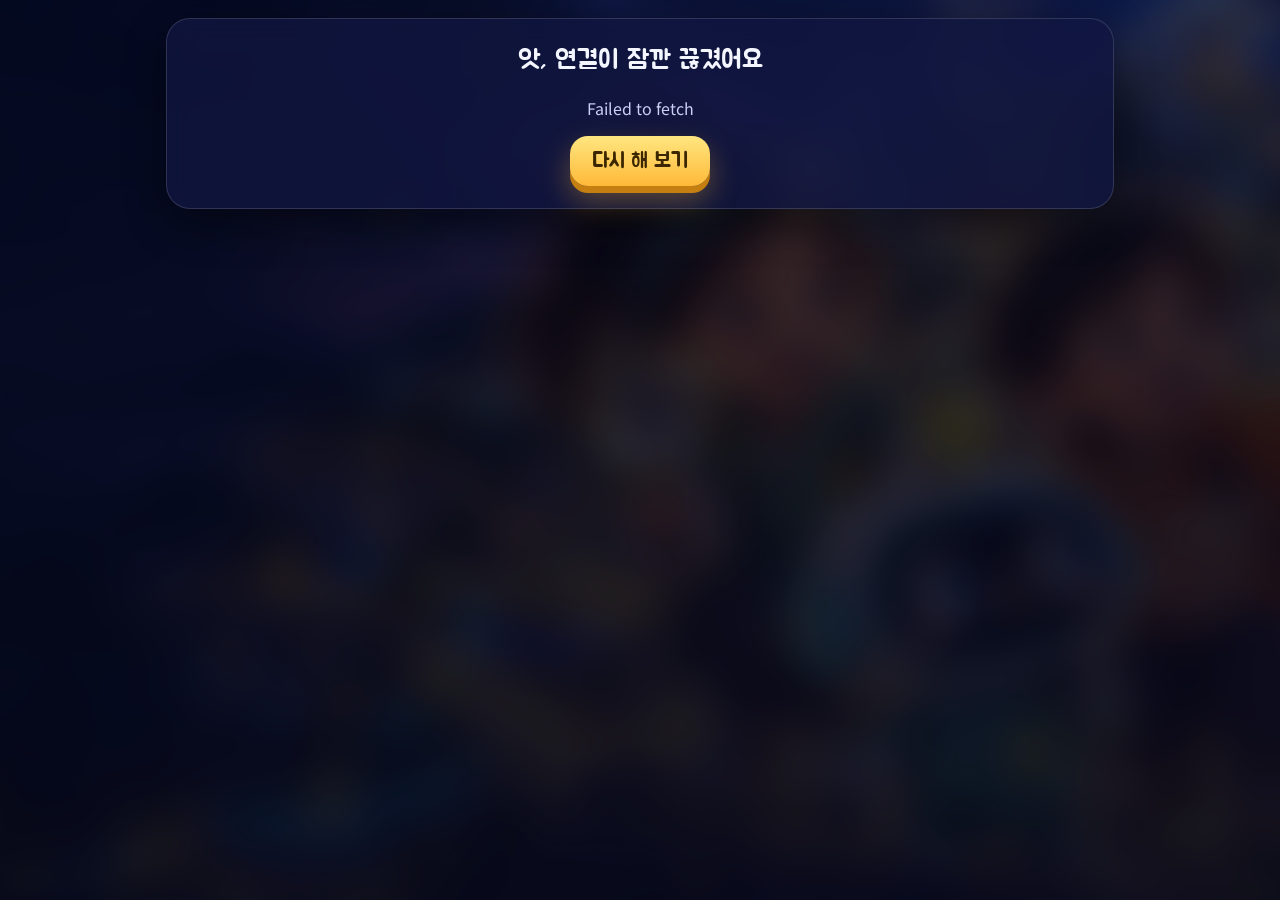
<file: index.html>
<!doctype html>
<html lang="ko">
<head>
<meta charset="utf-8">
<meta name="viewport" content="width=device-width, initial-scale=1, viewport-fit=cover">
<title>반짝이를 가르쳐요! 에너지 탐정단</title>
<meta name="description" content="초등 2학년 에너지 탐구 — 일부러 틀린 말을 하는 AI 동생 반짝이를 직접 확인한 증거로 가르쳐요.">
<meta name="theme-color" content="#0b0f2e">
<link rel="icon" href="assets/bj_wave.png">
<link rel="preconnect" href="https://fonts.googleapis.com">
<link rel="preconnect" href="https://fonts.gstatic.com" crossorigin>
<link href="https://fonts.googleapis.com/css2?family=Black+Han+Sans&family=Jua&family=Noto+Sans+KR:wght@400;700;900&display=swap" rel="stylesheet">
<link rel="stylesheet" href="css/style.css?v=4">
</head>
<body>
<div id="bg" aria-hidden="true"></div>
<div id="sparks" aria-hidden="true"></div>
<main id="app" aria-live="polite"></main>
<div id="toast" role="status"></div>
<script src="js/sim.js?v=2"></script>
<script src="js/app.js?v=5"></script>
</body>
</html>
</file>
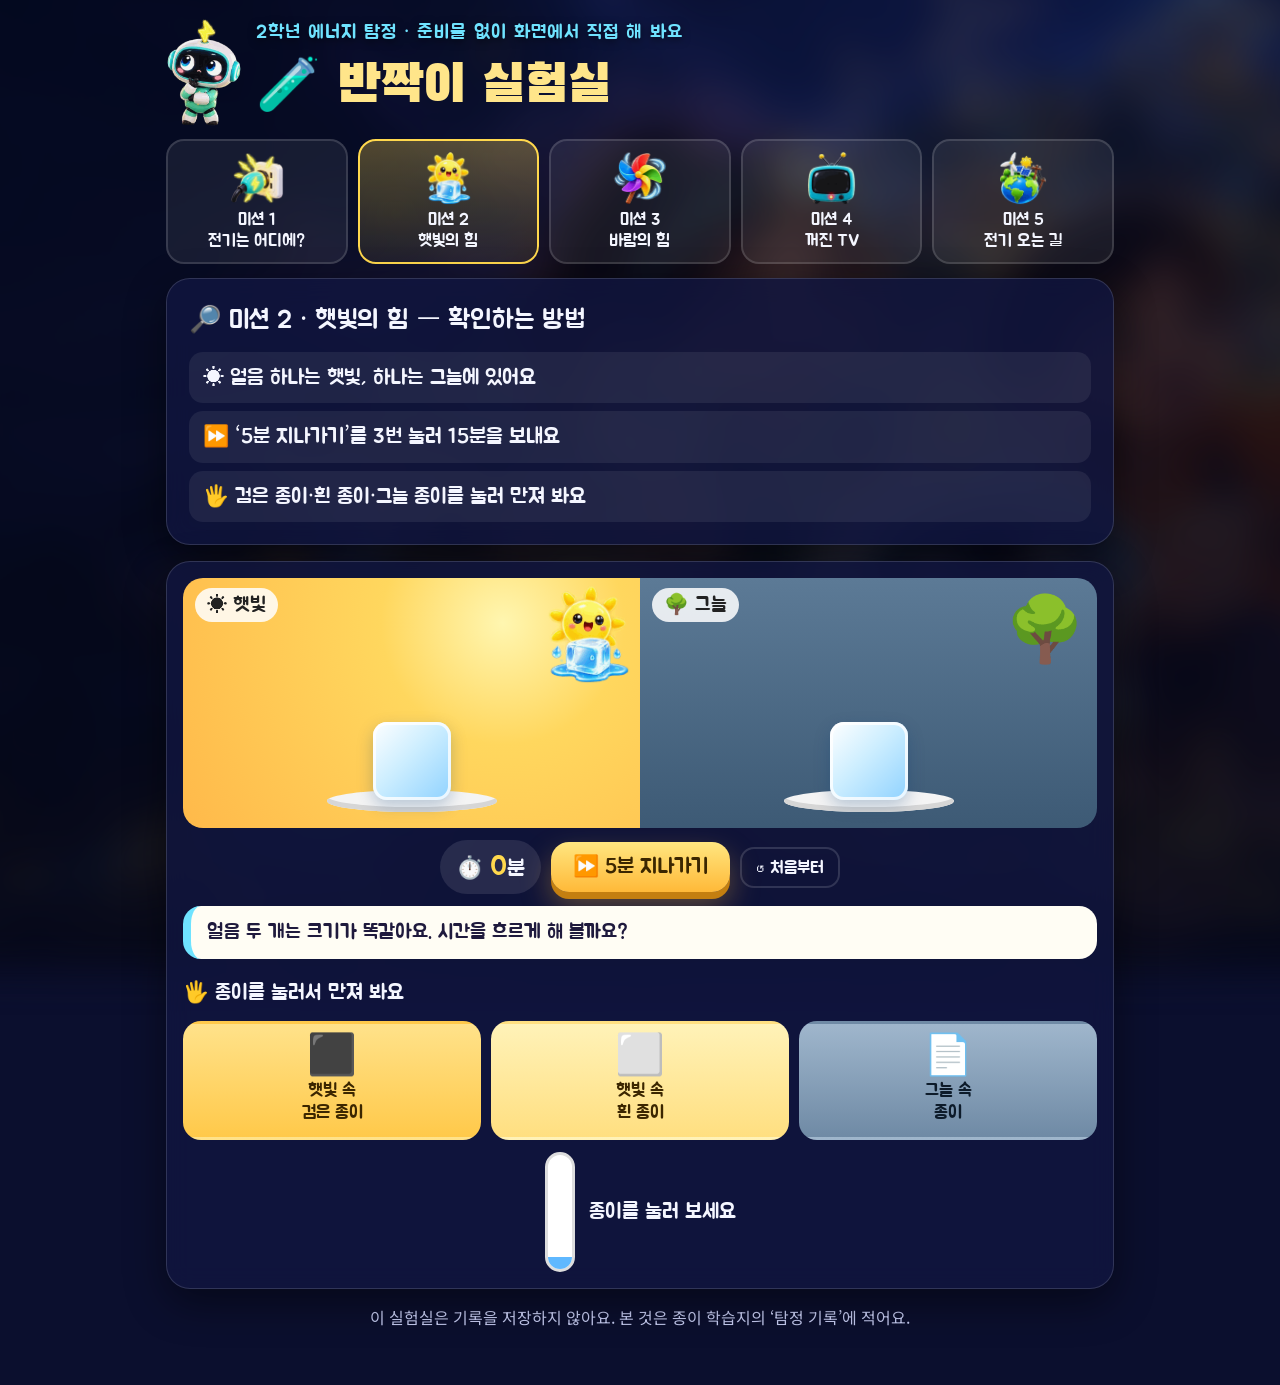
<file: lab.html>
<!doctype html>
<html lang="ko">
<head>
<meta charset="utf-8">
<meta name="viewport" content="width=device-width, initial-scale=1, viewport-fit=cover">
<title>반짝이 실험실</title>
<meta name="description" content="준비물 없이 화면 안에서 해 보는 2학년 에너지 실험실 — 햇빛·바람·꺼진 TV·전기 오는 길">
<meta name="theme-color" content="#0b0f2e">
<link rel="icon" href="assets/ic_magnifier.png">
<link rel="preconnect" href="https://fonts.googleapis.com">
<link rel="preconnect" href="https://fonts.gstatic.com" crossorigin>
<link href="https://fonts.googleapis.com/css2?family=Black+Han+Sans&family=Jua&family=Noto+Sans+KR:wght@400;700;900&display=swap" rel="stylesheet">
<link rel="stylesheet" href="css/style.css?v=2">
<style>
  .labtop{display:flex;align-items:center;gap:14px;flex-wrap:wrap;margin-bottom:12px}
  .labtop img{width:76px}
  .labtabs{display:grid;grid-template-columns:repeat(5,1fr);gap:10px;margin-bottom:14px}
  .labtabs button{display:flex;flex-direction:column;align-items:center;gap:4px;padding:10px 6px;border-radius:18px;background:rgba(255,255,255,.07);border:2px solid var(--line);font-size:17px;line-height:1.25}
  .labtabs button img{width:54px;height:54px;object-fit:contain}
  .labtabs button.on{background:linear-gradient(180deg,rgba(255,216,77,.3),rgba(255,216,77,.08));border-color:var(--yellow)}
  @media (max-width:700px){.labtabs{grid-template-columns:repeat(3,1fr)}}
</style>
</head>
<body>
<div id="bg" aria-hidden="true"></div>
<main class="solo">
  <div class="labtop"><img src="assets/bj_think.png" alt=""><div><div class="kicker">2학년 에너지 탐정 · 준비물 없이 화면에서 직접 해 봐요</div><h1 style="font-family:var(--title);font-size:clamp(34px,5vw,52px);color:#ffe58a">🧪 반짝이 실험실</h1></div></div>
  <div class="labtabs" id="tabs"></div>
  <div class="panel"><h2 id="lt"></h2><ul class="howto" id="how"></ul></div>
  <div class="panel simwrap mt" id="box"></div>
  <p class="small center mt">이 실험실은 기록을 저장하지 않아요. 본 것은 종이 학습지의 ‘탐정 기록’에 적어요.</p>
</main>
<div id="toast" role="status"></div>
<script src="js/sim.js?v=2"></script>
<script>
(function () {
  var T = { 1: ['ic_plug', '미션 1', '전기는 어디에?'], 2: ['ic_sun', '미션 2', '햇빛의 힘'], 3: ['ic_wind', '미션 3', '바람의 힘'], 4: ['ic_tv', '미션 4', '꺼진 TV'], 5: ['ic_earth', '미션 5', '전기 오는 길'] };
  var tabs = document.getElementById('tabs'), box = document.getElementById('box');
  tabs.innerHTML = Object.keys(T).map(function (n) { return '<button data-n="' + n + '"><img src="assets/' + T[n][0] + '.png" alt="">' + T[n][1] + '<br>' + T[n][2] + '</button>'; }).join('');
  function show(n) {
    [].forEach.call(tabs.children, function (b) { b.classList.toggle('on', b.dataset.n === String(n)); });
    document.getElementById('lt').textContent = '🔎 ' + T[n][1] + ' · ' + T[n][2] + ' — 확인하는 방법';
    var how = n == 1 ? ['👀 진짜 교실을 천천히 둘러봐요', '🔌 플러그나 전선이 연결된 물건을 찾아요', '🔋 건전지가 들어간 물건도 찾아요', '⚠️ 콘센트는 눈으로만! 손대지 않아요'] : BJSIM.howTo[n];
    document.getElementById('how').innerHTML = how.map(function (x) { return '<li>' + x + '</li>'; }).join('');
    if (n == 1) box.innerHTML = '<div class="simsay">미션 1은 실험실이 필요 없어요. 우리 교실이 바로 실험실이에요! 찾은 물건을 학습지에 ○ 해요.</div>';
    else { box.innerHTML = '<div id="simbox"></div>'; BJSIM.render(Number(n), document.getElementById('simbox'), function () {}); }
    try { localStorage.setItem('bj_lab', n); } catch (e) {}
  }
  tabs.addEventListener('click', function (e) { var b = e.target.closest('button'); if (b) show(b.dataset.n); });
  var start = 2; try { start = Number(localStorage.getItem('bj_lab')) || 2; } catch (e) {}
  var q = /[?&]m=([1-5])/.exec(location.search); if (q) start = Number(q[1]);
  show(start);
})();
</script>
</body>
</html>
</file>
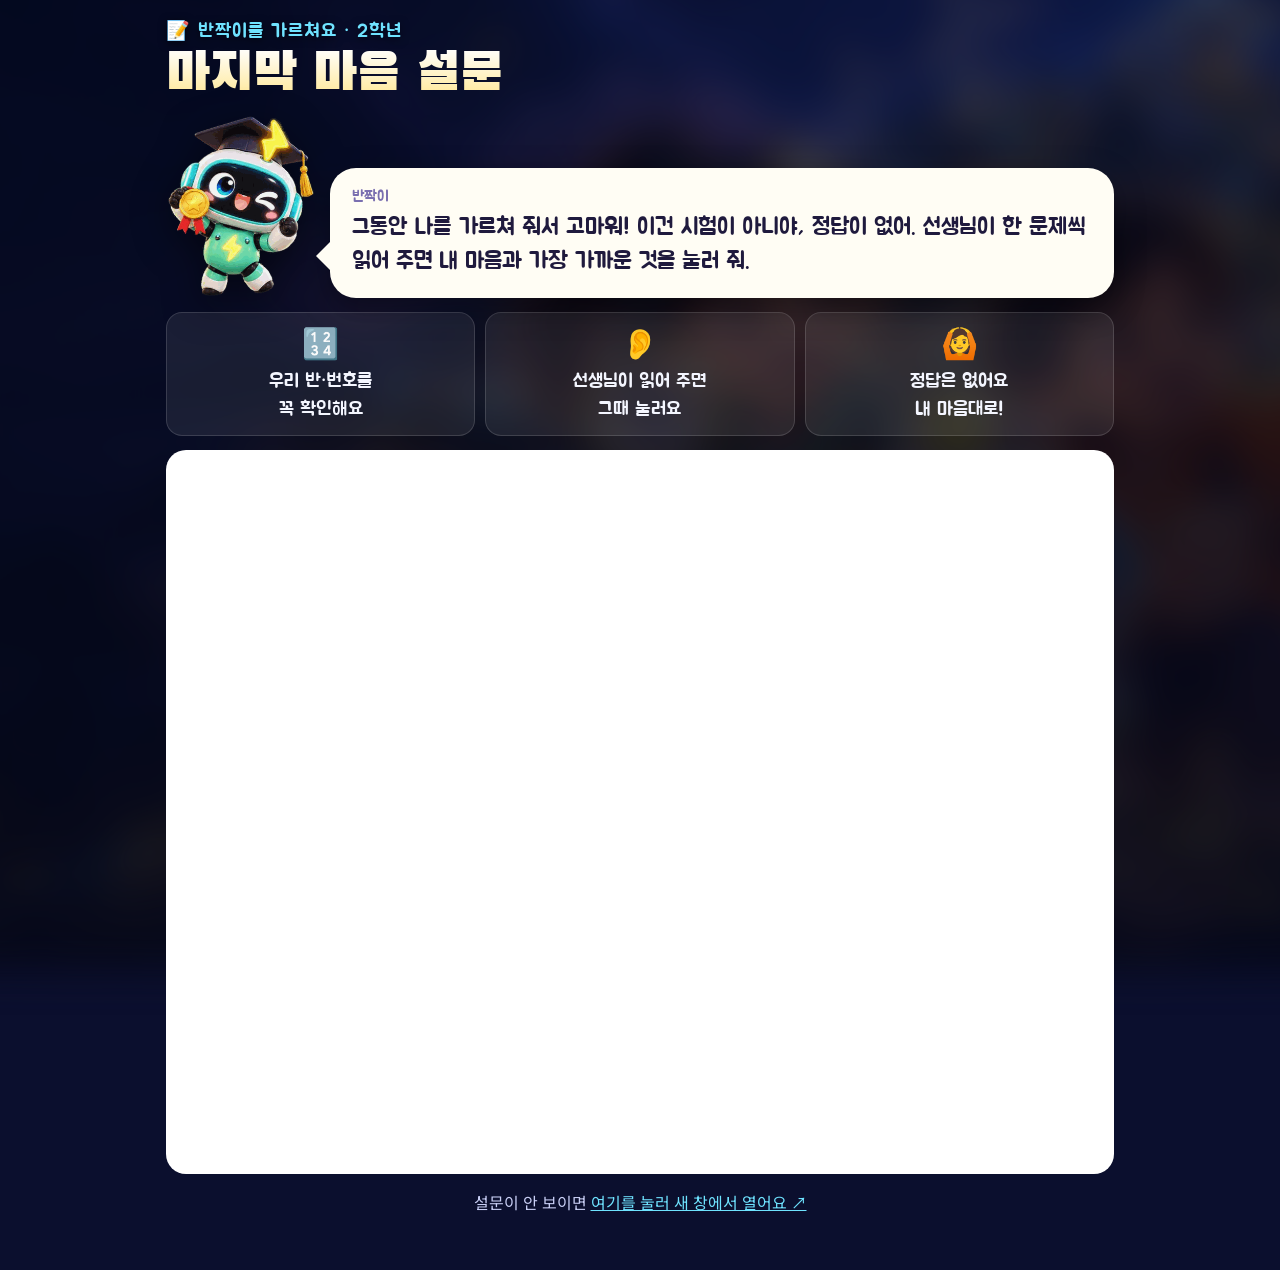
<file: survey.html>
<!doctype html>
<html lang="ko">
<head>
<meta charset="utf-8">
<meta name="viewport" content="width=device-width, initial-scale=1, viewport-fit=cover">
<title>반짝이 마지막 마음 설문</title>
<meta name="description" content="반짝이를 가르쳐요 — 2학년 마지막 마음 설문(사후)">
<meta name="theme-color" content="#0b0f2e">
<link rel="icon" href="assets/bj_grad.png">
<link rel="preconnect" href="https://fonts.googleapis.com">
<link rel="preconnect" href="https://fonts.gstatic.com" crossorigin>
<link href="https://fonts.googleapis.com/css2?family=Black+Han+Sans&family=Jua&family=Noto+Sans+KR:wght@400;700;900&display=swap" rel="stylesheet">
<link rel="stylesheet" href="css/style.css?v=3">
<style>
  .sv-top{display:flex;align-items:center;gap:14px;flex-wrap:wrap;margin-bottom:10px}
  .sv-top img{width:clamp(80px,12vw,120px);filter:drop-shadow(0 8px 16px rgba(0,0,0,.5))}
  .sv-top h1{font-family:var(--title);font-size:clamp(32px,5vw,52px);line-height:1.1;background:linear-gradient(180deg,#fff,#ffe58a);-webkit-background-clip:text;background-clip:text;color:transparent}
  .sv-rule{display:grid;grid-template-columns:repeat(3,1fr);gap:10px;margin:8px 0 14px}
  .sv-rule div{background:rgba(255,255,255,.08);border:1px solid var(--line);border-radius:16px;padding:10px 12px;font-size:19px;text-align:center}
  .sv-rule b{display:block;font-size:30px;font-weight:400}
  .formbox iframe{height:min(80vh,1400px)}
  @media (max-width:640px){.sv-rule{grid-template-columns:1fr}}
</style>
</head>
<body>
<div id="bg" aria-hidden="true"></div>
<main class="solo">
  <div class="sv-top"><div><div class="kicker">📝 반짝이를 가르쳐요 · 2학년</div><h1>마지막 마음 설문</h1></div></div>
  <div class="talk"><img class="bj float" src="assets/bj_grad.png" alt="반짝이"><div class="bubble"><span class="who">반짝이</span>그동안 나를 가르쳐 줘서 고마워! 이건 시험이 아니야, 정답이 없어. 선생님이 한 문제씩 읽어 주면 내 마음과 가장 가까운 것을 눌러 줘.</div></div>
  <div class="sv-rule"><div><b>🔢</b>우리 반·번호를<br>꼭 확인해요</div><div><b>👂</b>선생님이 읽어 주면<br>그때 눌러요</div><div><b>🙆</b>정답은 없어요<br>내 마음대로!</div></div>
  <div class="formbox"><iframe src="https://docs.google.com/forms/d/e/1FAIpQLScPWxm7sazh8zdS1u_eef82q_KpK44FVpEAO2oiYnPlrDWaFA/viewform?embedded=true" title="반짝이 마지막 마음 설문">불러오는 중…</iframe></div>
  <p class="small center mt">설문이 안 보이면 <a href="https://forms.gle/MxigFfnZX85xWFgt6" target="_blank" rel="noopener">여기를 눌러 새 창에서 열어요 ↗</a></p>
</main>
</body>
</html>
</file>
<file: css/style.css>
/* 반짝이를 가르쳐요! 에너지 탐정단 — 2학년용 '밤의 에너지 마을' 화면 */
:root{
  --night:#0b0f2e; --night2:#151a48; --night3:#212a6b;
  --ink:#f4f6ff; --ink2:#c9cff5; --muted:#9aa3d9;
  --glass:rgba(17,22,64,.80); --glass2:rgba(255,255,255,.07); --line:rgba(255,255,255,.14);
  --yellow:#ffd84d; --gold:#ffb938; --cyan:#6fe3ff; --mint:#5ef0c0; --pink:#ff8ad8; --lav:#b7a4ff; --orange:#ff9a52;
  --paper:#fffdf4; --paper-ink:#1f1a3d;
  --obs:#5ef0c0; --exp:#6fc8ff; --auth:#c4a8ff; --guess:#aab0c8;
  --radius:24px; --shadow:0 14px 40px rgba(0,0,0,.45);
  --display:'Jua','Noto Sans KR','Apple SD Gothic Neo','Malgun Gothic',sans-serif;
  --title:'Black Han Sans','Jua',sans-serif;
  --body:'Noto Sans KR','Apple SD Gothic Neo','Malgun Gothic',system-ui,sans-serif;
  color-scheme:dark;
}
*{box-sizing:border-box;-webkit-tap-highlight-color:transparent}
html,body{margin:0;min-height:100%}
body{background:var(--night);color:var(--ink);font-family:var(--display);font-size:21px;line-height:1.5;overflow-x:hidden}
button{font-family:inherit;color:inherit;cursor:pointer;border:0;background:none}
button,[data-act]{touch-action:manipulation;-webkit-user-select:none;user-select:none;-webkit-touch-callout:none}
img{max-width:100%;display:block}
a{color:var(--cyan)}
input,select,textarea{font-size:max(16px,1em)}
h1,h2,h3{margin:0;font-weight:400}
.hide{display:none!important}
.center{text-align:center}
.muted{color:var(--muted)}
.small{font-size:16px;color:var(--ink2);font-family:var(--body)}
.row{display:flex;gap:12px;flex-wrap:wrap;align-items:center}
.row.c{justify-content:center}
.mt{margin-top:16px}.mt2{margin-top:26px}

/* ---------- 배경: 흐린 키아트 + 반짝이는 빛 알갱이 ---------- */
#bg{position:fixed;inset:-40px;z-index:-3;background:url(../assets/keyart_small.jpg) center/cover no-repeat;filter:blur(18px) saturate(1.2) brightness(.55);transform:scale(1.06)}
#bg::after{content:"";position:absolute;inset:0;background:radial-gradient(1200px 700px at 70% -10%,rgba(80,110,255,.25),transparent 60%),linear-gradient(180deg,rgba(11,15,46,.55),rgba(11,15,46,.9))}
#sparks{position:fixed;inset:0;z-index:-2;pointer-events:none;overflow:hidden}
#sparks i{position:absolute;bottom:-10px;width:6px;height:6px;border-radius:50%;background:var(--yellow);box-shadow:0 0 10px 3px rgba(255,216,77,.7);opacity:.0;animation:rise linear infinite}
#sparks i:nth-child(3n){background:var(--cyan);box-shadow:0 0 10px 3px rgba(111,227,255,.7)}
#sparks i:nth-child(4n){background:var(--mint);box-shadow:0 0 10px 3px rgba(94,240,192,.6)}
@keyframes rise{0%{transform:translateY(0) translateX(0);opacity:0}10%{opacity:.9}100%{transform:translateY(-105vh) translateX(40px);opacity:0}}
@media (prefers-reduced-motion:reduce){#sparks{display:none}}

#app{min-height:100vh;min-height:100dvh}

/* ---------- 버튼 ---------- */
.btn{display:inline-flex;align-items:center;justify-content:center;gap:8px;font-size:21px;padding:12px 22px;border-radius:18px;background:var(--glass2);border:2px solid var(--line);color:var(--ink);transition:transform .08s,filter .15s,background .15s}
.btn:active{transform:translateY(3px) scale(.98)}
.btn:disabled{opacity:.45;filter:grayscale(.6)}
.btn.big{font-size:27px;padding:16px 34px;border-radius:999px}
.btn.y{background:linear-gradient(180deg,#ffe680,#ffb938);color:#3b2600;border:0;box-shadow:0 7px 0 #c47f10,0 14px 30px rgba(255,185,56,.35)}
.btn.y:active{box-shadow:0 2px 0 #c47f10}
.btn.m{background:linear-gradient(180deg,#8ff7d6,#22c99a);color:#043a2b;border:0;box-shadow:0 7px 0 #138a68,0 14px 30px rgba(34,201,154,.3)}
.btn.m:active{box-shadow:0 2px 0 #138a68}
.btn.p{background:linear-gradient(180deg,#ffb2e6,#ff5fbf);color:#4a0532;border:0;box-shadow:0 7px 0 #c2338c,0 14px 30px rgba(255,95,191,.3)}
.btn.p:active{box-shadow:0 2px 0 #c2338c}
.btn.c{background:linear-gradient(180deg,#a8f0ff,#3cbcf2);color:#05314a;border:0;box-shadow:0 7px 0 #1f86b8,0 14px 30px rgba(60,188,242,.3)}
.btn.c:active{box-shadow:0 2px 0 #1f86b8}
.btn.l{background:linear-gradient(180deg,#d9ceff,#9b83ff);color:#22105a;border:0;box-shadow:0 7px 0 #6c52d6,0 14px 30px rgba(155,131,255,.3)}
.btn.l:active{box-shadow:0 2px 0 #6c52d6}
.btn.ghost{background:transparent}
.btn.sm{font-size:17px;padding:8px 14px;border-radius:14px}
.chip{display:inline-flex;align-items:center;gap:6px;background:var(--glass2);border:1px solid var(--line);border-radius:999px;padding:5px 14px;font-size:17px}

/* ---------- 타이틀 ---------- */
.title{position:relative;min-height:100vh;min-height:100dvh;overflow:hidden;display:flex;align-items:center}
.title-bg{position:absolute;inset:0;background:url(../assets/keyart.jpg) 62% center/cover no-repeat;animation:kenburns 26s ease-in-out infinite alternate}
.title-bg::after{content:"";position:absolute;inset:0;background:linear-gradient(90deg,rgba(7,9,32,.9) 0%,rgba(7,9,32,.6) 36%,rgba(7,9,32,.05) 64%),linear-gradient(0deg,rgba(7,9,32,.85) 0%,rgba(7,9,32,0) 35%)}
@keyframes kenburns{from{transform:scale(1)}to{transform:scale(1.07)}}
.title-wrap{position:relative;z-index:2;padding:max(24px,env(safe-area-inset-top)) max(20px,6vw) 40px max(20px,6vw,env(safe-area-inset-left));max-width:780px;display:flex;flex-direction:column;gap:14px}
.kicker{color:var(--cyan);font-size:clamp(15px,1.8vw,19px);letter-spacing:1px;text-shadow:0 2px 8px rgba(0,0,0,.6)}
.title h1{font-family:var(--title);font-size:clamp(58px,9.5vw,124px);line-height:1.02;letter-spacing:-1px}
.title h1 .l1{color:#fff;text-shadow:0 0 30px rgba(111,227,255,.6),0 6px 0 #1b2766}
.title h1 .l2{background:linear-gradient(180deg,#fff7b8 0%,#ffd84d 45%,#ff8ad8 100%);-webkit-background-clip:text;background-clip:text;color:transparent;filter:drop-shadow(0 6px 0 rgba(110,40,100,.75)) drop-shadow(0 0 26px rgba(255,216,77,.5))}
.eng{font-family:var(--display);color:var(--yellow);letter-spacing:5px;font-size:clamp(15px,2vw,21px)}
.lead{font-family:var(--body);font-size:clamp(16px,1.9vw,20px);color:#e9ecff;text-shadow:0 2px 8px rgba(0,0,0,.7)}
.lead b{color:var(--yellow)}
.title .menu{display:flex;gap:10px;flex-wrap:wrap}
.title .bj-float{position:absolute;right:max(10px,5vw);bottom:6vh;width:clamp(120px,17vw,230px);z-index:2;filter:drop-shadow(0 18px 30px rgba(0,0,0,.6));animation:float 3.6s ease-in-out infinite;pointer-events:none}
.credit{position:absolute;left:max(20px,6vw);bottom:12px;font-family:var(--body);font-size:12px;color:rgba(255,255,255,.5);z-index:2}
@keyframes float{0%,100%{transform:translateY(0)}50%{transform:translateY(-14px)}}
.float{animation:float 3.6s ease-in-out infinite}

/* ---------- 로그인 ---------- */
.solo{max-width:980px;margin:0 auto;padding:max(18px,env(safe-area-inset-top)) max(16px,env(safe-area-inset-right)) 40px max(16px,env(safe-area-inset-left))}
.panel{background:var(--glass);border:1px solid var(--line);border-radius:var(--radius);box-shadow:var(--shadow);padding:22px;backdrop-filter:blur(12px);-webkit-backdrop-filter:blur(12px)}
.panel+.panel{margin-top:16px}
.panel h2{font-size:26px;margin-bottom:12px}
.grid{display:grid;gap:10px}
.g6{grid-template-columns:repeat(6,1fr)}
.g8{grid-template-columns:repeat(8,1fr)}
.num{font-size:24px;padding:12px 0;border-radius:16px;background:rgba(255,255,255,.08);border:2px solid var(--line)}
.num.sel{background:linear-gradient(180deg,#ffe680,#ffb938);color:#3b2600;border-color:#fff3b0;box-shadow:0 0 0 4px rgba(255,216,77,.35)}

/* ---------- 앱 틀: 왼쪽 범주 막대 + 오른쪽 내용 ---------- */
.shell{display:grid;grid-template-columns:270px minmax(0,1fr);min-height:100vh;min-height:100dvh}
.side{position:sticky;top:0;height:100vh;height:100dvh;overflow-y:auto;background:rgba(8,11,36,.86);border-right:1px solid var(--line);padding:max(16px,env(safe-area-inset-top)) 12px 16px max(12px,env(safe-area-inset-left));display:flex;flex-direction:column;gap:6px;backdrop-filter:blur(10px);-webkit-backdrop-filter:blur(10px)}
.side-me{display:flex;align-items:center;gap:10px;padding:6px 6px 12px;border-bottom:1px solid var(--line);margin-bottom:6px}
.side-me img{width:58px;height:58px;object-fit:contain;filter:drop-shadow(0 4px 10px rgba(0,0,0,.5))}
.side-me .k{font-size:14px;color:var(--cyan);letter-spacing:1px}
.side-me b{font-weight:400;font-size:20px;color:var(--yellow)}
.side-label{font-size:14px;color:var(--muted);letter-spacing:1px;margin:10px 8px 2px}
.nav{display:grid;grid-template-columns:40px 1fr auto;align-items:center;gap:10px;text-align:left;width:100%;padding:8px 10px;border-radius:16px;border:2px solid transparent;font-size:18px;line-height:1.25;transition:background .15s}
.nav:hover{background:rgba(255,255,255,.07)}
.nav.on{background:linear-gradient(90deg,rgba(255,216,77,.22),rgba(255,216,77,.06));border-color:rgba(255,216,77,.55)}
.nav .ic{width:40px;height:40px;object-fit:contain}
.nav .ic.e{font-size:28px;text-align:center;line-height:40px}
.nav small{display:block;font-size:14px;color:var(--ink2)}
.nav .st{font-size:13px;white-space:nowrap}
.nav .st.done{color:var(--mint)}
.nav .st.today{color:#3b2600;background:var(--yellow);border-radius:999px;padding:2px 8px}
.side-foot{margin-top:auto;display:flex;flex-direction:column;gap:6px;padding-top:12px;border-top:1px solid var(--line)}
.side-foot .nav{font-size:16px}
.main{min-width:0;padding:max(20px,env(safe-area-inset-top)) max(16px,env(safe-area-inset-right)) 48px 24px}
.main>.inner{max-width:1080px;margin:0 auto}
.page-h{display:flex;align-items:center;gap:14px;margin-bottom:16px}
.page-h h1{font-family:var(--title);font-size:clamp(30px,4vw,44px);line-height:1.15;background:linear-gradient(180deg,#fff,#ffe58a);-webkit-background-clip:text;background-clip:text;color:transparent}
.page-h .ic{width:64px;height:64px;object-fit:contain}
.page-h .ic.e{font-size:48px;line-height:64px;text-align:center}

/* ---------- 반짝이 말풍선 ---------- */
.talk{display:flex;align-items:flex-end;gap:14px;margin:6px 0 14px}
.talk .bj{width:clamp(96px,13vw,150px);flex:none;filter:drop-shadow(0 10px 18px rgba(0,0,0,.5))}
.bubble{position:relative;background:var(--paper);color:var(--paper-ink);border-radius:26px;padding:18px 22px;font-size:23px;line-height:1.5;box-shadow:0 10px 30px rgba(0,0,0,.35);flex:1;min-width:0}
.bubble::before{content:"";position:absolute;left:-14px;bottom:28px;border:14px solid transparent;border-right-color:var(--paper);border-left:0}
.bubble .who{display:block;font-size:15px;color:#7a6fb0;margin-bottom:2px}
.kid{margin:8px 0 14px auto;max-width:86%;background:linear-gradient(180deg,#b6ffe6,#7deec9);color:#063a2b;border-radius:26px 26px 6px 26px;padding:14px 20px;font-size:22px;box-shadow:0 8px 24px rgba(0,0,0,.3)}
.kid .who{display:block;font-size:14px;color:#1d7a5c}

/* ---------- 본부 ---------- */
.hero{display:grid;grid-template-columns:minmax(0,1fr) auto;gap:16px;align-items:center}
.cards{display:grid;grid-template-columns:repeat(auto-fill,minmax(230px,1fr));gap:16px;margin-top:8px}
.mcard{position:relative;text-align:left;border-radius:24px;padding:18px 18px 16px;background:linear-gradient(160deg,rgba(255,255,255,.12),rgba(255,255,255,.03));border:2px solid var(--line);box-shadow:var(--shadow);overflow:hidden;display:flex;flex-direction:column;gap:6px;min-height:200px;transition:transform .12s,border-color .2s}
.mcard::before{content:"";position:absolute;inset:auto -40px -60px auto;width:180px;height:180px;border-radius:50%;background:var(--mc,#ffd84d);opacity:.28;filter:blur(30px)}
.mcard:hover{transform:translateY(-3px);border-color:var(--mc,#ffd84d)}
.mcard:active{transform:translateY(1px)}
.mcard .ic{width:86px;height:86px;object-fit:contain;filter:drop-shadow(0 8px 16px rgba(0,0,0,.4))}
.mcard .ic.e{font-size:64px;line-height:86px}
.mcard .n{font-size:16px;color:var(--mc,#ffd84d);letter-spacing:1px}
.mcard .t{font-size:23px;line-height:1.3}
.mcard .s{margin-top:auto;font-size:15px;color:var(--ink2)}
.mcard .s.done{color:var(--mint)}
.ribbon{position:absolute;top:12px;right:12px;background:var(--yellow);color:#3b2600;border-radius:999px;padding:3px 12px;font-size:15px;box-shadow:0 0 16px rgba(255,216,77,.7)}
.quick{display:grid;grid-template-columns:repeat(auto-fill,minmax(210px,1fr));gap:12px;margin-top:18px}
.quick .btn{justify-content:flex-start;padding:14px 16px;font-size:20px}
.quick .btn img{width:40px;height:40px;object-fit:contain}

/* ---------- 미션 단계 ---------- */
.steps{display:grid;grid-template-columns:repeat(5,1fr);gap:6px;margin:4px 0 16px}
.steps span{font-size:14px;text-align:center;padding:8px 4px;border-radius:12px;background:rgba(255,255,255,.06);color:var(--muted);border:1px solid var(--line);line-height:1.2}
.steps span.on{background:linear-gradient(180deg,rgba(255,216,77,.35),rgba(255,216,77,.15));color:#fff;border-color:rgba(255,216,77,.6)}
.steps span.done{color:var(--mint)}
.claim{font-size:25px}
.pred{display:grid;grid-template-columns:repeat(3,1fr);gap:14px}
.pred .btn{flex-direction:column;font-size:24px;padding:18px 10px;border-radius:24px}
.pred .btn .em{font-size:46px;line-height:1}
.ic-in{width:44px;height:44px;display:inline-block;vertical-align:middle;margin-right:8px;object-fit:contain}
.howto{margin:0;padding:0;list-style:none;display:grid;gap:8px}
.howto li{background:rgba(255,255,255,.07);border-radius:14px;padding:10px 14px;font-size:21px}
.picks{display:grid;grid-template-columns:repeat(4,1fr);gap:10px}
.pick{display:flex;flex-direction:column;align-items:center;gap:2px;padding:12px 6px;border-radius:18px;background:rgba(255,255,255,.07);border:2px solid var(--line);font-size:19px}
.pick .em{font-size:38px;line-height:1.1}
.pick.on{background:rgba(94,240,192,.2);border-color:var(--mint);box-shadow:0 0 0 3px rgba(94,240,192,.25)}
.reason{display:flex;align-items:center;gap:12px;width:100%;text-align:left;padding:12px 14px;margin:8px 0;border-radius:18px;background:rgba(255,255,255,.07);border:2px solid var(--line);font-size:21px;line-height:1.35}
.reason .em{font-size:30px;flex:none;width:44px;text-align:center}
.reason img.em{width:44px;height:44px;object-fit:contain}
.reason .tx{flex:1;min-width:0}
.reason.on{background:rgba(255,216,77,.16);border-color:var(--yellow);box-shadow:0 0 0 3px rgba(255,216,77,.2)}
.reason.flash{animation:pop .4s}
.reason.on::after{content:"✔";color:var(--yellow);font-size:26px}
.tag{flex:none;font-size:14px;border-radius:999px;padding:3px 10px;color:#08132a;background:var(--obs);white-space:nowrap}
.tag.EXP{background:var(--exp)}.tag.AUTH{background:var(--auth)}.tag.GUESS{background:var(--guess)}
.verdicts{display:grid;grid-template-columns:repeat(3,1fr);gap:12px}
.verdicts .btn{font-size:22px;padding:14px 8px;border-radius:20px}
.verdicts .btn.on{outline:4px solid #fff;outline-offset:2px}
.inputrow{display:flex;gap:8px;align-items:center}
.txt{flex:1;min-width:0;font-family:var(--display);font-size:21px;padding:12px 16px;border-radius:16px;border:2px solid var(--line);background:rgba(255,255,255,.95);color:var(--paper-ink)}
.txt:focus{outline:3px solid var(--yellow)}
.secret{-webkit-text-security:disc;text-security:disc;letter-spacing:6px;max-width:220px;text-align:center}
.sentence{margin:16px 0;background:linear-gradient(180deg,#fffbe0,#fff1b0);color:#3b2600;border-radius:22px;padding:16px 20px;font-size:23px;border:3px dashed #ffb938}
.sentence .who{display:block;font-size:14px;color:#9a6a00}
.loading{display:flex;gap:6px;align-items:center;justify-content:center;padding:16px;color:var(--ink2)}
.loading i{width:12px;height:12px;border-radius:50%;background:var(--yellow);animation:bop 1s infinite}
.loading i:nth-child(2){animation-delay:.15s;background:var(--cyan)}.loading i:nth-child(3){animation-delay:.3s;background:var(--mint)}
.bubble .loading{justify-content:flex-start;padding:2px;color:#6b6290}
@keyframes bop{0%,100%{transform:translateY(0);opacity:.6}50%{transform:translateY(-8px);opacity:1}}
.note{background:#fff7c2;color:#3b2a00;border-radius:6px 6px 22px 6px;padding:16px 18px 12px;font-size:21px;box-shadow:0 10px 24px rgba(0,0,0,.35);transform:rotate(-1deg);position:relative}
.note::before{content:"";position:absolute;top:-10px;left:50%;width:70px;height:20px;margin-left:-35px;background:rgba(111,227,255,.65);border-radius:4px;transform:rotate(2deg)}
.note:nth-child(2n){transform:rotate(1.2deg);background:#d9fff1}
.note:nth-child(3n){transform:rotate(-.6deg);background:#ffe3f4}
.note .meta{display:flex;justify-content:space-between;align-items:center;margin-top:8px;font-size:15px;color:#7a6a3a}
.like{font-size:17px;padding:4px 10px;border-radius:999px;background:rgba(0,0,0,.06)}
.board{display:grid;grid-template-columns:repeat(auto-fill,minmax(240px,1fr));gap:20px;padding-top:8px}
.tabs{display:flex;gap:8px;flex-wrap:wrap;margin-bottom:14px}
.tab{padding:8px 16px;border-radius:999px;background:rgba(255,255,255,.08);border:2px solid var(--line);font-size:18px}
.tab.on{background:var(--yellow);color:#3b2600;border-color:#fff3b0}
.feel{display:grid;grid-template-columns:repeat(3,1fr);gap:12px}
.feel .btn{flex-direction:column;font-size:20px;padding:14px 6px;border-radius:20px}
.feel .btn .em{font-size:40px;line-height:1.1}

/* ---------- 도장판 ---------- */
.stamp{display:flex;align-items:center;gap:14px;width:100%;text-align:left;padding:12px 14px;margin:8px 0;border-radius:20px;background:rgba(255,255,255,.07);border:2px solid var(--line);font-size:22px}
.stamp img{width:56px;height:56px;object-fit:contain;flex:none}
.stamp .em{font-size:38px;width:56px;text-align:center;flex:none}
.stamp .tx{flex:1}
.stamp .mark{width:84px;height:84px;flex:none;border-radius:50%;border:3px dashed rgba(255,255,255,.35);display:flex;align-items:center;justify-content:center;font-size:15px;color:var(--muted);text-align:center;line-height:1.2}
.stamp.on{border-color:var(--pink);background:rgba(255,138,216,.12)}
.stamp.on .mark{border:4px solid #ff4fa8;color:#ff4fa8;background:rgba(255,255,255,.95);transform:rotate(-12deg);font-size:16px;animation:pop .25s}
@keyframes pop{0%{transform:scale(1.6) rotate(-12deg);opacity:0}100%{transform:scale(1) rotate(-12deg);opacity:1}}
.week{width:100%;border-collapse:collapse;font-size:18px;text-align:center}
.week th,.week td{border-bottom:1px solid var(--line);padding:8px 4px}
.tblwrap{overflow-x:auto}

/* ---------- 졸업 시험 ---------- */
.ox{display:grid;grid-template-columns:1fr 1fr;gap:16px;max-width:560px;margin:10px auto 0}
.ox .btn{font-size:64px;padding:18px 0;border-radius:28px}
.qres{display:flex;gap:10px;align-items:flex-start;padding:10px 0;border-bottom:1px solid var(--line);font-size:20px}
.badge{display:inline-block;font-size:15px;border-radius:999px;padding:2px 10px;background:rgba(255,255,255,.12)}
.cert{max-width:760px;margin:0 auto;text-align:center;background:linear-gradient(180deg,#fffdf2,#fff3c8);color:#3b2600;border-radius:28px;padding:30px 24px;border:10px double #ffb938;box-shadow:var(--shadow)}
.cert h1{font-family:var(--title);font-size:46px;color:#c26a00}
.cert .bj{width:180px;margin:6px auto}
.cert h2{font-size:28px;margin:6px 0}

/* ---------- 설문 ---------- */
.formbox{border-radius:20px;overflow:hidden;background:#fff;border:2px solid var(--line)}
.formbox iframe{display:block;width:100%;height:min(78vh,1100px);border:0;background:#fff}

/* ---------- 선생님 ---------- */
.tbl{width:100%;border-collapse:collapse;font-family:var(--body);font-size:15px}
.tbl th,.tbl td{border-bottom:1px solid var(--line);padding:8px 6px;text-align:left;vertical-align:top}
.tbl th{color:var(--yellow);font-weight:700;white-space:nowrap}
.stat{display:grid;grid-template-columns:repeat(auto-fill,minmax(160px,1fr));gap:12px}
.stat div{background:rgba(255,255,255,.07);border-radius:16px;padding:12px;text-align:center}
.stat b{display:block;font-size:34px;color:var(--yellow);font-weight:400}

/* ---------- 알림·축하 ---------- */
#toast{position:fixed;left:50%;bottom:max(24px,env(safe-area-inset-bottom));transform:translateX(-50%) translateY(150%);opacity:0;pointer-events:none;background:#fff;color:var(--paper-ink);padding:14px 26px;border-radius:999px;font-size:21px;transition:transform .3s,opacity .3s;z-index:99;max-width:92vw;text-align:center;box-shadow:0 10px 30px rgba(0,0,0,.4)}
#toast.on{transform:translateX(-50%) translateY(0);opacity:1}
.confetti{position:fixed;top:-20px;width:12px;height:20px;border-radius:4px;z-index:60;pointer-events:none;animation:fall 1.9s linear forwards}
@keyframes fall{to{transform:translateY(110vh) rotate(720deg);opacity:.2}}
.shake{animation:shake .5s}
@keyframes shake{20%,60%{transform:translateX(-8px) rotate(-3deg)}40%,80%{transform:translateX(8px) rotate(3deg)}}

/* ---------- 좁은 화면(세로 패드·작은 화면) ---------- */
@media (max-width:900px){
  .shell{grid-template-columns:1fr;grid-template-rows:auto 1fr}
  .side{align-items:center}
  .side{position:sticky;top:0;z-index:20;height:auto;flex-direction:row;overflow-x:auto;overflow-y:hidden;padding:max(8px,env(safe-area-inset-top)) max(10px,env(safe-area-inset-right)) 8px max(10px,env(safe-area-inset-left));gap:6px;border-right:0;border-bottom:1px solid var(--line);scrollbar-width:none}
  .side::-webkit-scrollbar{display:none}
  .side-me,.side-label{display:none}
  .side .nav{grid-template-columns:32px auto;width:auto;flex:none;padding:6px 12px;font-size:16px;white-space:nowrap}
  .side .nav small,.side .nav .st{display:none}
  .side .nav .ic{width:32px;height:32px}
  .side .nav .ic.e{font-size:22px;line-height:32px}
  .side-foot{margin:0;flex-direction:row;border:0;padding:0}
  .main{padding:16px max(16px,env(safe-area-inset-right)) 40px max(16px,env(safe-area-inset-left))}
  .g6{grid-template-columns:repeat(3,1fr)}
  .g8{grid-template-columns:repeat(6,1fr)}
  .picks{grid-template-columns:repeat(3,1fr)}
  .hero{grid-template-columns:1fr}
}
@media (max-width:560px){
  body{font-size:19px}
  .g8{grid-template-columns:repeat(5,1fr)}
  .pred,.verdicts,.feel{grid-template-columns:1fr}
  .pred .btn{flex-direction:row}
  .steps span{font-size:12px}
  .bubble{font-size:20px}
  .talk .bj{width:84px}
  .title .bj-float{width:110px;bottom:3vh}
}
@media (orientation:portrait) and (max-width:1024px){
  .title{align-items:flex-end}
  .title-bg{background-position:64% 30%}
  .title-bg::after{background:linear-gradient(180deg,rgba(7,9,32,0) 0%,rgba(7,9,32,.2) 36%,rgba(7,9,32,.82) 60%,rgba(7,9,32,.95) 100%)}
  .title-wrap{padding-bottom:56px}
  .title .bj-float{top:max(16px,env(safe-area-inset-top));bottom:auto;right:16px;width:clamp(100px,18vw,170px)}
}
@media (hover:none) and (pointer:coarse){.btn.sm{padding:10px 16px}}
@media print{#bg,#sparks,#toast,.side,.noprint{display:none!important}.shell{display:block}body{background:#fff;color:#000}}

/* ===================== 반짝이 실험실(시뮬레이터) ===================== */
.simwrap{padding:16px}
.sim{display:flex;flex-direction:column;gap:12px}
.simbar{display:flex;gap:10px;flex-wrap:wrap;justify-content:center;align-items:center}
.simh{font-size:21px;margin:6px 0 0}
.simsay{background:var(--paper);color:var(--paper-ink);border-radius:18px;padding:12px 16px;font-size:20px;line-height:1.45;border-left:8px solid var(--cyan)}
.simsay.ok{border-left-color:var(--mint);background:#e9fff6}
.simsay.hmm{border-left-color:var(--orange);background:#fff4e6}
.simsay b{font-weight:400;color:#c2410c}
.btn.on{outline:3px solid #fff;outline-offset:2px}
/* 미션 2 */
.scene2{display:grid;grid-template-columns:1fr 1fr;border-radius:20px;overflow:hidden;min-height:250px}
.zone{position:relative;display:flex;align-items:flex-end;justify-content:center;padding:16px}
.zone.sun{background:radial-gradient(circle at 70% 18%,#fff6b0 0,#ffd75e 32%,#ffb94a 100%)}
.zone.shade{background:linear-gradient(180deg,#5c7a96,#3d5a75)}
.zl{position:absolute;left:12px;top:10px;font-size:20px;background:rgba(255,255,255,.85);color:#222;border-radius:999px;padding:2px 12px}
.sunimg{position:absolute;right:10px;top:6px;width:84px;animation:float 3.6s ease-in-out infinite}
.tree{position:absolute;right:12px;top:6px;font-size:64px}
.plate{position:relative;width:170px;height:110px;display:flex;align-items:flex-end;justify-content:center}
.plate::after{content:"";position:absolute;bottom:0;left:0;right:0;height:22px;border-radius:50%;background:#f4f4f4;box-shadow:inset 0 -5px 0 #d6d6d6}
.pud{position:absolute;bottom:6px;width:150px;height:16px;border-radius:50%;background:rgba(120,200,255,.75);transform-origin:center;transition:transform 1.2s;z-index:1}
.ice{position:relative;z-index:2;width:78px;height:78px;margin-bottom:12px;border-radius:14px;background:linear-gradient(135deg,#ffffff 0,#cdeeff 45%,#8fd2ff 100%);box-shadow:inset 0 0 0 3px rgba(255,255,255,.8),0 6px 16px rgba(0,60,120,.25);transform-origin:bottom center;transition:transform 1.2s}
.clock{font-size:22px;background:rgba(255,255,255,.1);border-radius:999px;padding:6px 16px}
.clock b{font-weight:400;color:var(--yellow);font-size:28px}
.papers{display:grid;grid-template-columns:repeat(3,1fr);gap:10px}
.paper{display:flex;flex-direction:column;align-items:center;gap:4px;padding:12px 6px;border-radius:18px;font-size:18px;line-height:1.25;border:3px solid transparent}
.paper span{font-size:40px;line-height:1}
.paper.black{background:linear-gradient(180deg,#ffe28a,#ffc94a);color:#3b2600}
.paper.white{background:linear-gradient(180deg,#fff2b8,#ffdf80);color:#3b2600}
.paper.shd{background:linear-gradient(180deg,#9fb6cc,#6f8aa5);color:#0d1b2a}
.paper.on{border-color:#fff;box-shadow:0 0 0 4px rgba(255,216,77,.5)}
.thermo{display:flex;align-items:center;gap:14px;justify-content:center}
.tbar{width:30px;height:120px;border-radius:16px;background:#fff;position:relative;overflow:hidden;border:3px solid #ddd}
.tbar i{position:absolute;left:0;right:0;bottom:0;height:10%;background:#5fb8ff;transition:height .8s,background .8s}
.tsay{font-size:21px;max-width:420px}
/* 미션 3 */
.scene3{position:relative;height:320px;border-radius:20px;overflow:hidden;background:linear-gradient(180deg,#9be2ff 0,#d8f4ff 62%,#8fd36b 62%,#6bbf4a 100%)}
.pin{position:absolute;left:50%;top:22px;width:190px;margin-left:-95px;filter:drop-shadow(0 8px 10px rgba(0,0,0,.25))}
.winds{position:absolute;inset:0;pointer-events:none;transition:opacity .4s}
.winds i{position:absolute;left:-30%;height:4px;width:40%;border-radius:4px;background:linear-gradient(90deg,transparent,#fff,transparent);animation:gust var(--wd,1.4s) linear infinite}
.winds i:nth-child(1){top:22%}.winds i:nth-child(2){top:34%;animation-delay:.3s}.winds i:nth-child(3){top:46%;animation-delay:.6s}.winds i:nth-child(4){top:58%;animation-delay:.15s}.winds i:nth-child(5){top:70%;animation-delay:.45s}
@keyframes gust{to{left:110%}}
.scraps{position:absolute;left:0;right:0;bottom:16px;height:40px}
.scrap{position:absolute;bottom:0;width:14px;height:9px;border-radius:2px;transition:transform .5s}
.scraps.fly .scrap{animation:flutter calc(1.8s - var(--fly,0) * .35s) ease-in-out infinite}
.scraps.fly .scrap:nth-child(2n){animation-delay:.2s}.scraps.fly .scrap:nth-child(3n){animation-delay:.4s}
@keyframes flutter{0%{transform:translate(0,0) rotate(0)}50%{transform:translate(calc(var(--fly,1) * 26px),calc(var(--fly,1) * -30px)) rotate(160deg)}100%{transform:translate(calc(var(--fly,1) * 40px),0) rotate(360deg)}}
.speed{position:absolute;right:12px;top:12px;background:rgba(255,255,255,.9);color:#222;border-radius:14px;padding:6px 10px;font-size:15px;width:150px}
.sbar{height:12px;border-radius:6px;background:#e5e5e5;overflow:hidden;margin-top:4px}
.sbar i{display:block;height:100%;width:0;background:linear-gradient(90deg,#4fd1a5,#ffd84d,#ff5d73)}
/* 미션 4 */
.scene4{display:flex;align-items:center;justify-content:center;gap:10px;flex-wrap:wrap;background:linear-gradient(180deg,#f7eedd,#e9dcc2);border-radius:20px;padding:18px;color:#222}
.tv{width:230px;background:#2b2b2b;border-radius:18px;padding:12px 12px 6px;box-shadow:0 10px 20px rgba(0,0,0,.25)}
.scr{height:130px;border-radius:10px;background:linear-gradient(135deg,#6fe3ff,#b7a4ff,#ff8ad8);display:flex;align-items:center;justify-content:center;font-size:52px;transition:background .3s}
.scr .show{animation:float 1.2s ease-in-out infinite}
.tv.off .scr{background:#0c0c0c}.tv.off .scr .show{display:none}
.tvfoot{height:26px;display:flex;align-items:center;justify-content:flex-end;padding-right:8px}
.led{width:12px;height:12px;border-radius:50%;background:#444;border:0;padding:0}
.tv.standby .led{background:#ff2d2d;box-shadow:0 0 10px 3px rgba(255,45,45,.8);animation:blink 1.6s infinite}
.led.found{outline:3px solid #ffd84d;outline-offset:4px}
@keyframes blink{50%{opacity:.55}}
.cord{width:46px;height:8px;border-radius:4px;background:#333}
.meter{width:170px;background:#fff;border-radius:16px;padding:10px;text-align:center;border:4px solid #4fa8ff;position:relative}
.mlab{font-size:15px;color:#2463b8}
.mnum{font-family:'Black Han Sans','Jua',monospace;font-size:58px;line-height:1.1;color:#0b0f2e;background:#d9f7c8;border-radius:10px;margin:4px 0}
.mnum.zero{background:#eee;color:#888}
.munit{font-size:14px;color:#555}
.mplug{position:absolute;left:-34px;top:50%;margin-top:-20px;font-size:32px;cursor:pointer;transition:transform .3s}
.mplug.out{transform:translateX(-30px) rotate(-30deg);opacity:.8}
.wall{width:64px;height:90px;border-radius:12px;background:#fff;border:3px solid #ccc;display:flex;align-items:center;justify-content:center;text-align:center;font-size:14px;color:#666}
.tally{display:grid;grid-template-columns:repeat(3,1fr);gap:8px}
.tally div{background:rgba(255,255,255,.08);border-radius:14px;padding:8px;text-align:center;font-size:16px}
.tally span{display:block}
.tally b{font-weight:400;font-size:34px;color:var(--yellow)}
/* 미션 5 */
.cards5{display:grid;grid-template-columns:repeat(4,1fr);gap:10px}
.card5{display:flex;flex-direction:column;align-items:center;padding:12px 4px;border-radius:18px;background:#fffdf4;color:#1f1a3d;font-size:18px;border:3px solid #ffd84d}
.card5 span{font-size:44px;line-height:1.1}
.card5:disabled{opacity:.3}
.path5{display:flex;align-items:center;justify-content:center;gap:6px;flex-wrap:wrap}
.path5 .slot{width:96px;height:96px;border-radius:18px;border:3px dashed rgba(255,255,255,.4);display:flex;flex-direction:column;align-items:center;justify-content:center;font-size:30px;color:var(--muted);font-weight:400}
.path5 .slot.full{border-style:solid;border-color:var(--yellow);background:rgba(255,216,77,.12);color:#fff;font-size:40px}
.path5 .slot small{font-size:13px;color:var(--ink2)}
.path5 i{font-style:normal;font-size:24px;color:var(--muted)}
.path5.flow i{color:var(--yellow);animation:blink .6s infinite}
.path5.flow .slot.full{box-shadow:0 0 18px rgba(255,216,77,.7)}
.village{display:grid;grid-template-columns:auto 60px 1fr auto;align-items:end;gap:10px;background:linear-gradient(180deg,#bfe8ff,#e9f8ff);border-radius:20px;padding:16px;min-height:170px;color:#222}
.plant5{position:relative;text-align:center;padding-top:60px;min-width:120px}
.plant5 .pe{font-size:56px;display:block}
.plant5 .pl{font-size:15px}
.smoke{position:absolute;left:28px;top:0;width:80px;height:60px}
.smoke i{position:absolute;bottom:0;width:26px;height:26px;border-radius:50%;background:rgba(90,90,90,.75);animation:puff 2.4s var(--d,0s) ease-out infinite}
@keyframes puff{0%{transform:translateY(0) scale(.6);opacity:.9}100%{transform:translateY(-50px) scale(1.6);opacity:0}}
.wire5{height:6px;border-radius:3px;background:repeating-linear-gradient(90deg,#333 0 10px,#ffd84d 10px 16px);margin-bottom:40px}
.houses{display:flex;flex-wrap:wrap;gap:6px;justify-content:center}
.hs{position:relative;font-size:40px;line-height:1}
.hs i{position:absolute;left:50%;top:-6px;margin-left:-8px;font-size:16px;font-style:normal;opacity:.15}
.hs.lit i{opacity:1;filter:drop-shadow(0 0 6px #ffd84d)}
.earth5{text-align:center}
.earth5 img{width:80px}
.earth5 span{font-size:30px}
@media (max-width:560px){
  .scene2{grid-template-columns:1fr}
  .papers,.tally{grid-template-columns:1fr}
  .cards5{grid-template-columns:repeat(2,1fr)}
  .village{grid-template-columns:1fr}
  .wire5{display:none}
  .path5 .slot{width:72px;height:72px}
}

.txt.need{outline:3px solid #ff6b6b;animation:shake .3s 2}
@keyframes shake{0%,100%{transform:translateX(0)}25%{transform:translateX(-6px)}75%{transform:translateX(6px)}}
</file>
